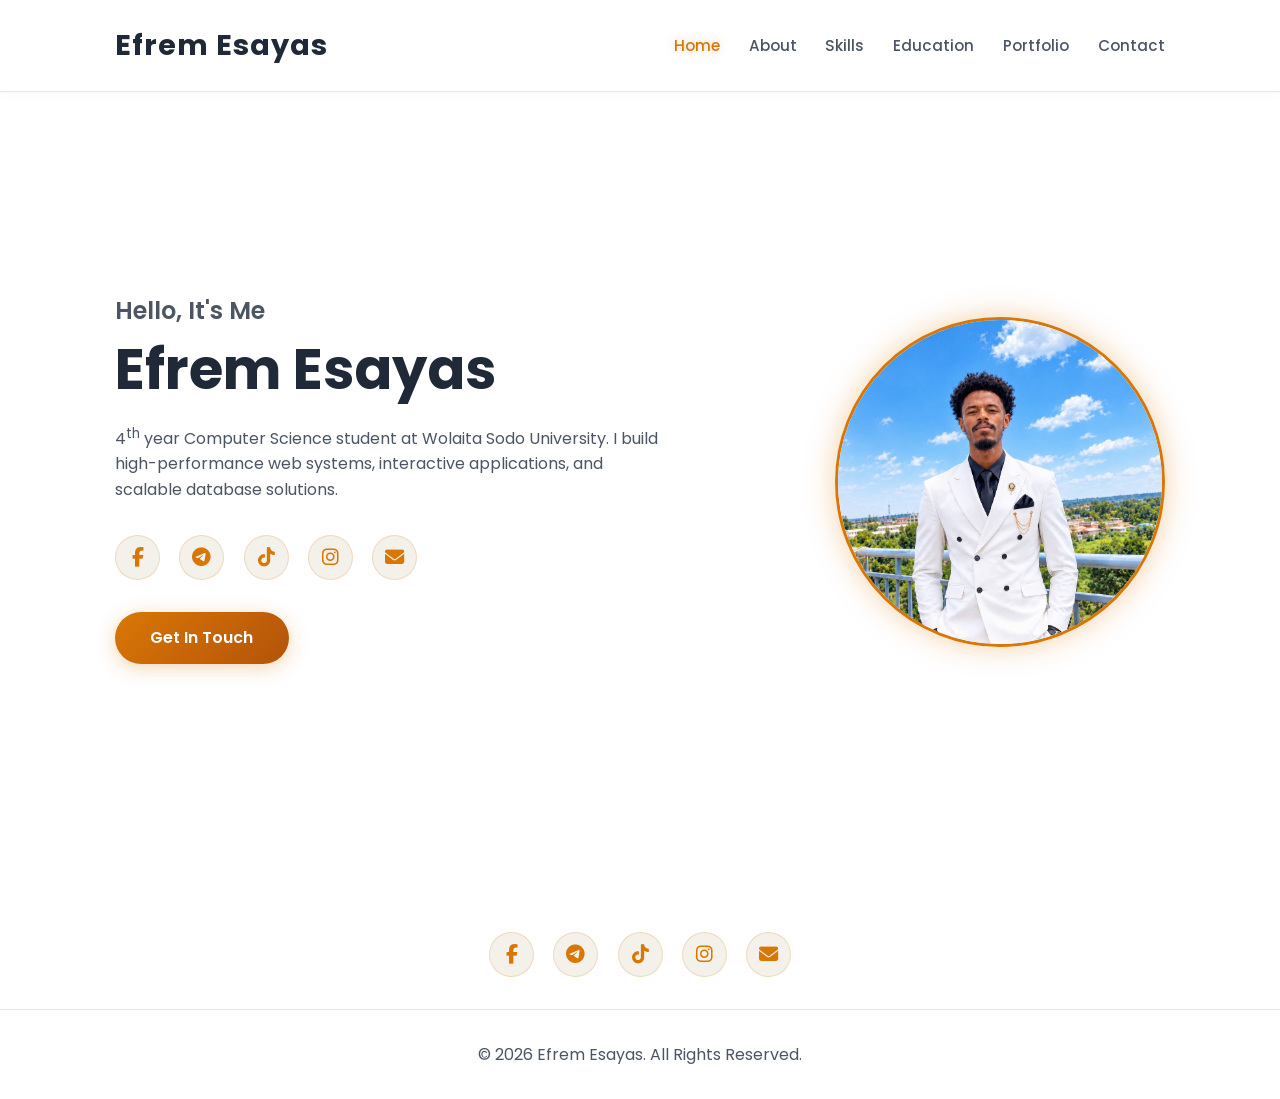
<file: index.html>
<!DOCTYPE html>
<html lang="en">
<head>
    <meta charset="UTF-8">
    <meta name="viewport" content="width=device-width, initial-scale=1.0">
    <title>Efrem Esayas | Portfolio</title>
    <!-- FontAwesome Icons -->
    <link rel="stylesheet" href="https://cdnjs.cloudflare.com/ajax/libs/font-awesome/6.4.0/css/all.min.css">
    <!-- Custom CSS -->
    <link rel="stylesheet" href="style.css">
</head>
<body>

    <!-- Header / Responsive Navigation Bar -->
    <header class="header">
        <a href="index.html" class="logo">Efrem Esayas</a>
        <input type="checkbox" id="check">
        <label for="check" class="icons">
            <i class="fas fa-bars" id="menu-icon"></i>
            <i class="fas fa-times" id="close-icon"></i>
        </label>
        <nav class="navbar">
            <a href="index.html" class="active">Home</a>
            <a href="about.html">About</a>
            <a href="skills.html">Skills</a>
            <a href="education.html">Education</a>
            <a href="portfolio.html">Portfolio</a>
            <a href="contact.html">Contact</a>
        </nav>
    </header>

    <section class="section home">
        <div class="home-content">
            <h3>Hello, It's Me</h3>
            <h1>Efrem Esayas</h1>
            <p>4<sup>th</sup> year Computer Science student at Wolaita Sodo University. I build high-performance web systems, interactive applications, and scalable database solutions.</p>
            
            <!-- Social Accounts Linked -->
            <div class="social-icons">
                <a href="https://www.facebook.com/efy.man.1" target="_blank" title="Facebook"><i class="fab fa-facebook-f"></i></a>
                <a href="https://t.me/efaesayas" target="_blank" title="Telegram"><i class="fab fa-telegram-plane"></i></a>
                <a href="https://tiktok.com/@efremesayas394" target="_blank" title="TikTok"><i class="fab fa-tiktok"></i></a>
                <a href="https://www.instagram.com/efa_esayas?xtok=OXFja219wOWt6" target="_blank" title="Instagram"><i class="fab fa-instagram"></i></a>
                <a href="mailto:efremesayas394@gmail.com" title="Email"><i class="fas fa-envelope"></i></a>
            </div>

            <a href="contact.html" class="btn">Get In Touch</a>
        </div>
        <div class="home-img">
            <div class="img-box">
                <img src="images/suit.jpg" alt="Efrem Esayas Profile Picture">
            </div>
        </div>
    </section>

    <!-- Global Social Icons Footer Section -->
    <div class="footer-social-container" style="text-align: center; padding: 2rem 0 1rem 0;">
        <div class="social-icons" style="display: inline-flex; justify-content: center; gap: 1.2rem; margin-bottom: 1rem;">
            <a href="https://www.facebook.com/efy.man.1" target="_blank" title="Facebook"><i class="fab fa-facebook-f"></i></a>
            <a href="https://t.me/efaesayas" target="_blank" title="Telegram"><i class="fab fa-telegram-plane"></i></a>
            <a href="https://tiktok.com/@efremesayas394" target="_blank" title="TikTok"><i class="fab fa-tiktok"></i></a>
            <a href="https://www.instagram.com/efa_esayas?xtok=OXFja219wOWt6" target="_blank" title="Instagram"><i class="fab fa-instagram"></i></a>
            <a href="mailto:efremesayas394@gmail.com" title="Email"><i class="fas fa-envelope"></i></a>
        </div>
    </div>

    <footer>
        <p>&copy; 2026 Efrem Esayas. All Rights Reserved.</p>
    </footer>
    
    <script src="script.js"></script>
</body>
</html>
</file>
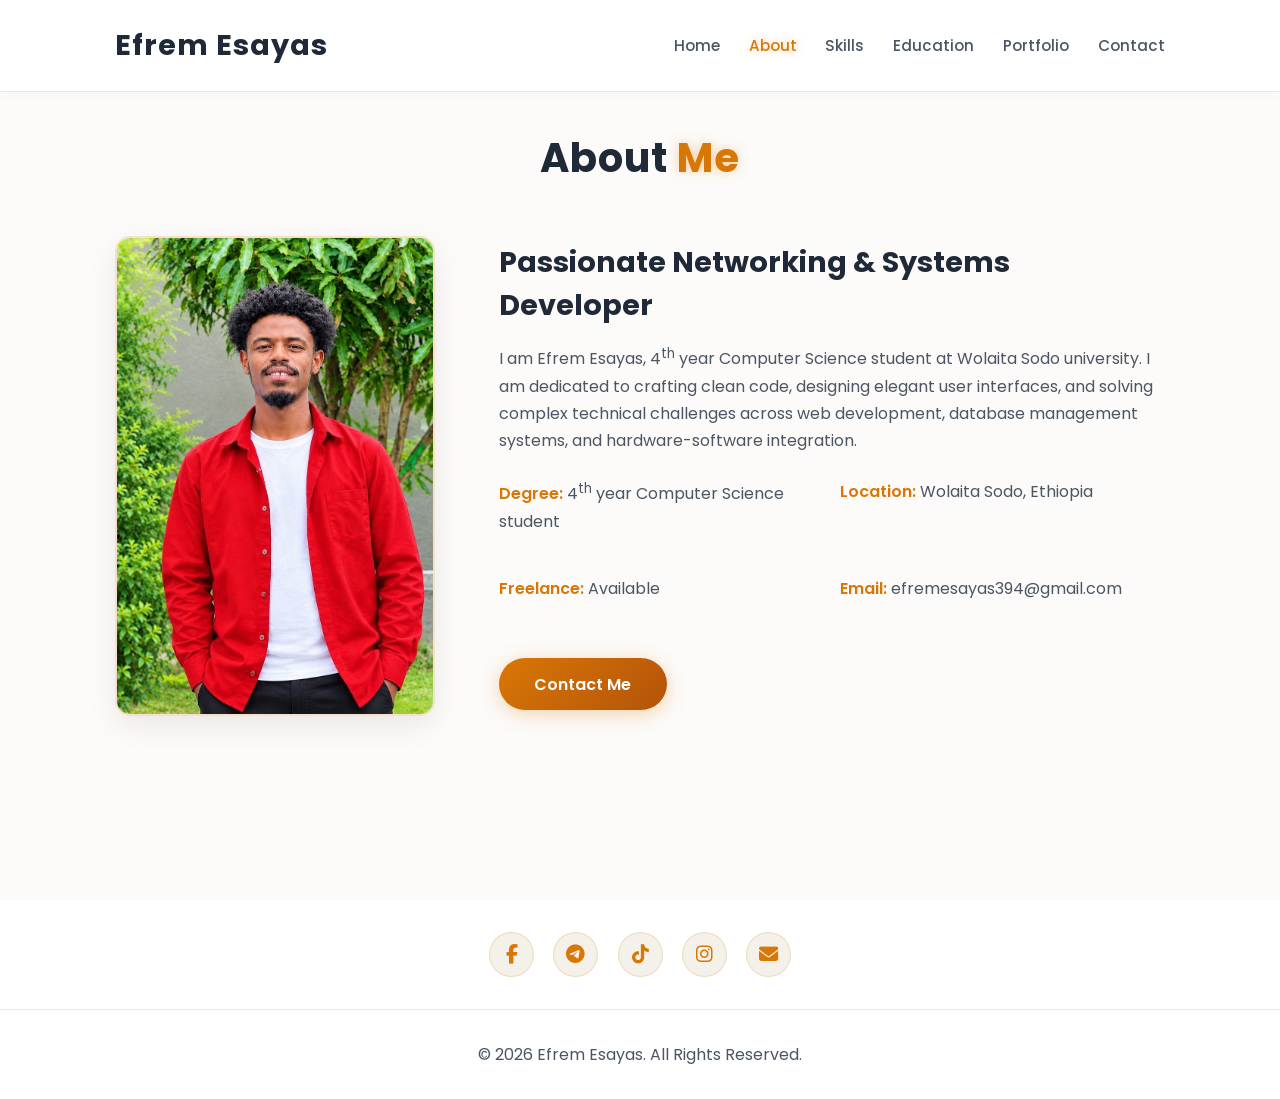
<file: about.html>
<!DOCTYPE html>
<html lang="en">
<head>
    <meta charset="UTF-8">
    <meta name="viewport" content="width=device-width, initial-scale=1.0">
    <title>About Me | Efrem Esayas</title>
    <!-- FontAwesome Icons -->
    <link rel="stylesheet" href="https://cdnjs.cloudflare.com/ajax/libs/font-awesome/6.4.0/css/all.min.css">
    <!-- Custom CSS -->
    <link rel="stylesheet" href="style.css">
</head>
<body>

    <!-- Header / Responsive Navigation Bar -->
    <header class="header">
        <a href="index.html" class="logo">Efrem Esayas</a>
        <input type="checkbox" id="check">
        <label for="check" class="icons">
            <i class="fas fa-bars" id="menu-icon"></i>
            <i class="fas fa-times" id="close-icon"></i>
        </label>
        <nav class="navbar">
            <a href="index.html">Home</a>
            <a href="about.html" class="active">About</a>
            <a href="skills.html">Skills</a>
            <a href="education.html">Education</a>
            <a href="portfolio.html">Portfolio</a>
            <a href="contact.html">Contact</a>
        </nav>
    </header>

    <section class="section about">
        <h2 class="section-title">About <span>Me</span></h2>
        <div class="about-container">
            <div class="about-img">
                <img src="images/red.jpg" alt="About Me">
            </div>
            <div class="about-text">
                <h3>Passionate Networking & Systems Developer</h3>
                <p>I am Efrem Esayas, 4<sup>th</sup> year Computer Science student at Wolaita Sodo university. I am dedicated to crafting clean code, designing elegant user interfaces, and solving complex technical challenges across web development, database management systems, and hardware-software integration.</p>
                <div class="personal-info">
                    <p><span>Degree:</span> 4<sup>th</sup> year Computer Science student</p>
                    <p><span>Location:</span> Wolaita Sodo, Ethiopia</p>
                    <p><span>Freelance:</span> Available</p>
                    <p><span>Email:</span> efremesayas394@gmail.com</p>
                </div>
                <a href="contact.html" class="btn">Contact Me</a>
            </div>
        </div>
    </section>

    <!-- Global Social Icons Footer Section -->
    <div class="footer-social-container" style="text-align: center; padding: 2rem 0 1rem 0;">
        <div class="social-icons" style="display: inline-flex; justify-content: center; gap: 1.2rem; margin-bottom: 1rem;">
            <a href="https://www.facebook.com/efy.man.1" target="_blank" title="Facebook"><i class="fab fa-facebook-f"></i></a>
            <a href="https://t.me/efaesayas" target="_blank" title="Telegram"><i class="fab fa-telegram-plane"></i></a>
            <a href="https://tiktok.com/@efremesayas394" target="_blank" title="TikTok"><i class="fab fa-tiktok"></i></a>
            <a href="https://www.instagram.com/efa_esayas?xtok=OXFja219wOWt6" target="_blank" title="Instagram"><i class="fab fa-instagram"></i></a>
            <a href="mailto:efremesayas394@gmail.com" title="Email"><i class="fas fa-envelope"></i></a>
        </div>
    </div>

    <footer>
        <p>&copy; 2026 Efrem Esayas. All Rights Reserved.</p>
    </footer>
    
    <script src="script.js"></script>
</body>
</html>
</file>
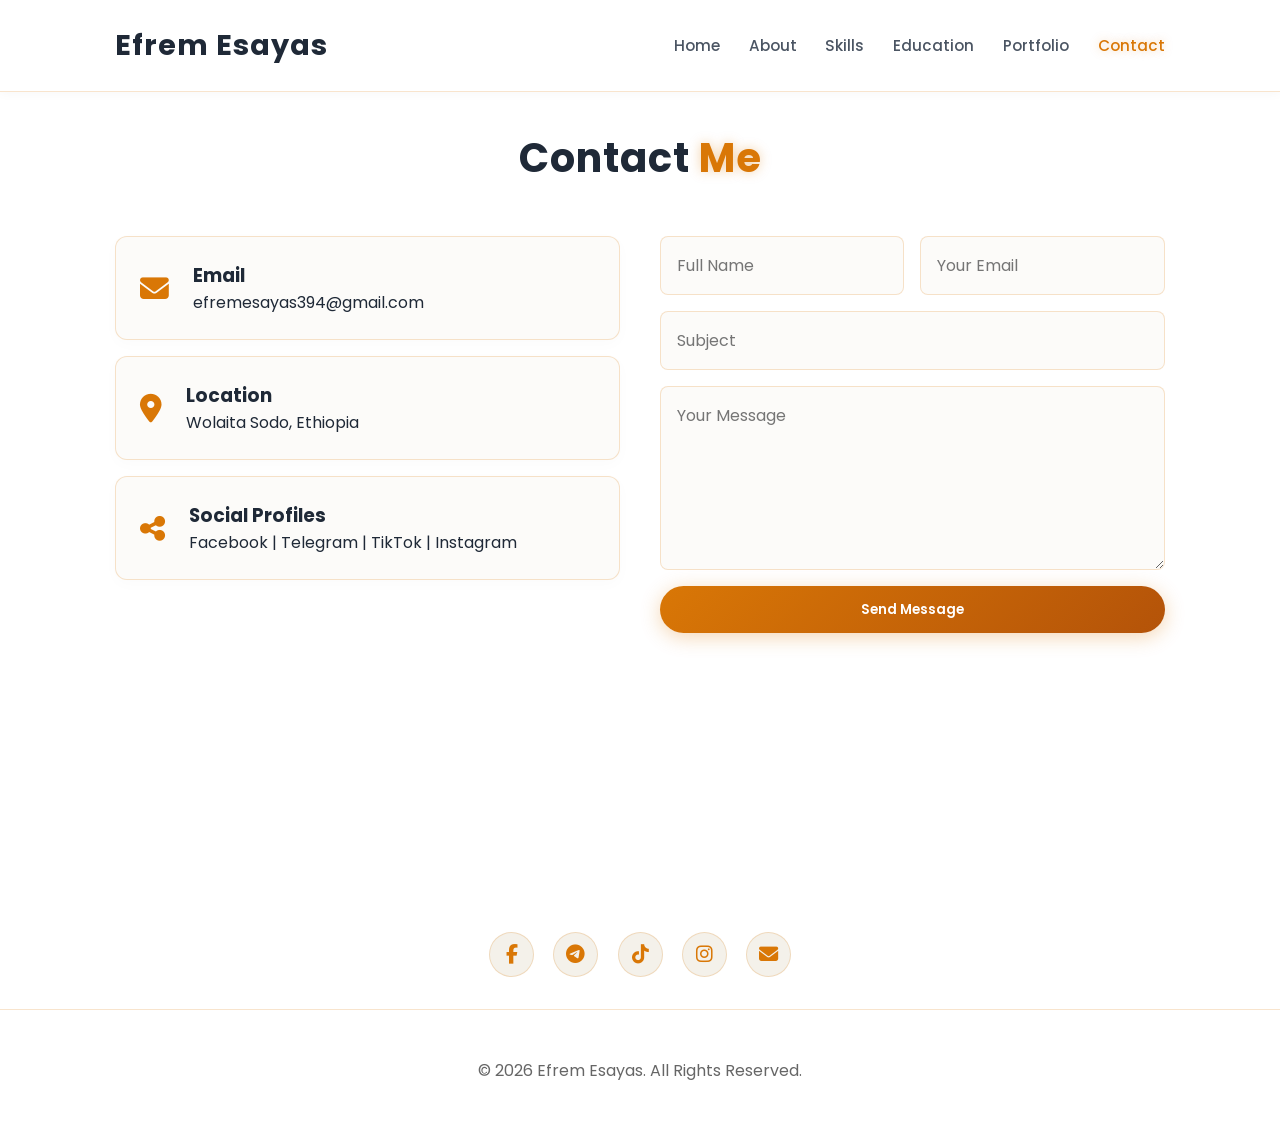
<file: contact.html>
<!DOCTYPE html>
<html lang="en">
<head>
    <meta charset="UTF-8">
    <meta name="viewport" content="width=device-width, initial-scale=1.0">
    <title>Contact | Efrem Esayas</title>
    <!-- FontAwesome Icons -->
    <link rel="stylesheet" href="https://cdnjs.cloudflare.com/ajax/libs/font-awesome/6.4.0/css/all.min.css">
    <!-- Custom CSS -->
    <link rel="stylesheet" href="style.css">
</head>
<body>

    <!-- Header / Responsive Navigation Bar -->
    <header class="header">
        <a href="index.html" class="logo">Efrem Esayas</a>
        <input type="checkbox" id="check">
        <label for="check" class="icons">
            <i class="fas fa-bars" id="menu-icon"></i>
            <i class="fas fa-times" id="close-icon"></i>
        </label>
        <nav class="navbar">
            <a href="index.html">Home</a>
            <a href="about.html">About</a>
            <a href="skills.html">Skills</a>
            <a href="education.html">Education</a>
            <a href="portfolio.html">Portfolio</a>
            <a href="contact.html" class="active">Contact</a>
        </nav>
    </header>

    <section class="section contact">
        <h2 class="section-title">Contact <span>Me</span></h2>
        <div class="contact-container">
            
            <div class="contact-info">
                <div class="info-card">
                    <i class="fas fa-envelope"></i>
                    <div>
                        <h3>Email</h3>
                        <p>efremesayas394@gmail.com</p>
                    </div>
                </div>
                <div class="info-card">
                    <i class="fas fa-map-marker-alt"></i>
                    <div>
                        <h3>Location</h3>
                        <p>Wolaita Sodo, Ethiopia</p>
                    </div>
                </div>
                <!-- Social Accounts Linked -->
                <div class="info-card">
                    <i class="fas fa-share-alt"></i>
                    <div>
                        <h3>Social Profiles</h3>
                        <p>Facebook | Telegram | TikTok | Instagram</p>
                    </div>
                </div>
            </div>

            <form action="https://api.web3forms.com/submit" method="POST" id="contact-form" class="contact-form">
                
                <!-- እዚህ ጋር YOUR_ACCESS_KEY_HERE የሚለውን አጥፍተው ከጂሜይልዎ ያገኙትን ትክክለኛ Key ያስገቡ -->
                <input type="hidden" name="access_key" value="71fb647e-dd7a-478f-93b8-2b694ef2d99e">

                <div class="input-group">
                    <input type="text" name="name" placeholder="Full Name" required>
                    <input type="email" name="email" placeholder="Your Email" required>
                </div>
                <input type="text" name="subject" placeholder="Subject" required>
                <textarea name="message" rows="6" placeholder="Your Message" required></textarea>
                <button type="submit" class="btn">Send Message</button>
                <div id="form-response"></div>
            </form>

        </div>
    </section>

    <!-- Global Social Icons Footer Section -->
    <div class="footer-social-container" style="text-align: center; padding: 2rem 0 1rem 0;">
        <div class="social-icons" style="display: inline-flex; justify-content: center; gap: 1.2rem; margin-bottom: 1rem;">
            <a href="https://www.facebook.com/efy.man.1" target="_blank" title="Facebook"><i class="fab fa-facebook-f"></i></a>
            <a href="https://t.me/efaesayas" target="_blank" title="Telegram"><i class="fab fa-telegram-plane"></i></a>
            <a href="https://tiktok.com/@efremesayas394" target="_blank" title="TikTok"><i class="fab fa-tiktok"></i></a>
            <a href="https://www.instagram.com/efa_esayas?xtok=OXFja219wOWt6" target="_blank" title="Instagram"><i class="fab fa-instagram"></i></a>
            <a href="mailto:efremesayas394@gmail.com" title="Email"><i class="fas fa-envelope"></i></a>
        </div>
    </div>

    <footer>
        <p style="text-align: center; padding: 1rem; color: #666;">&copy; 2026 Efrem Esayas. All Rights Reserved.</p>
    </footer>

    <script src="script.js"></script>
</body>
</html>
</file>
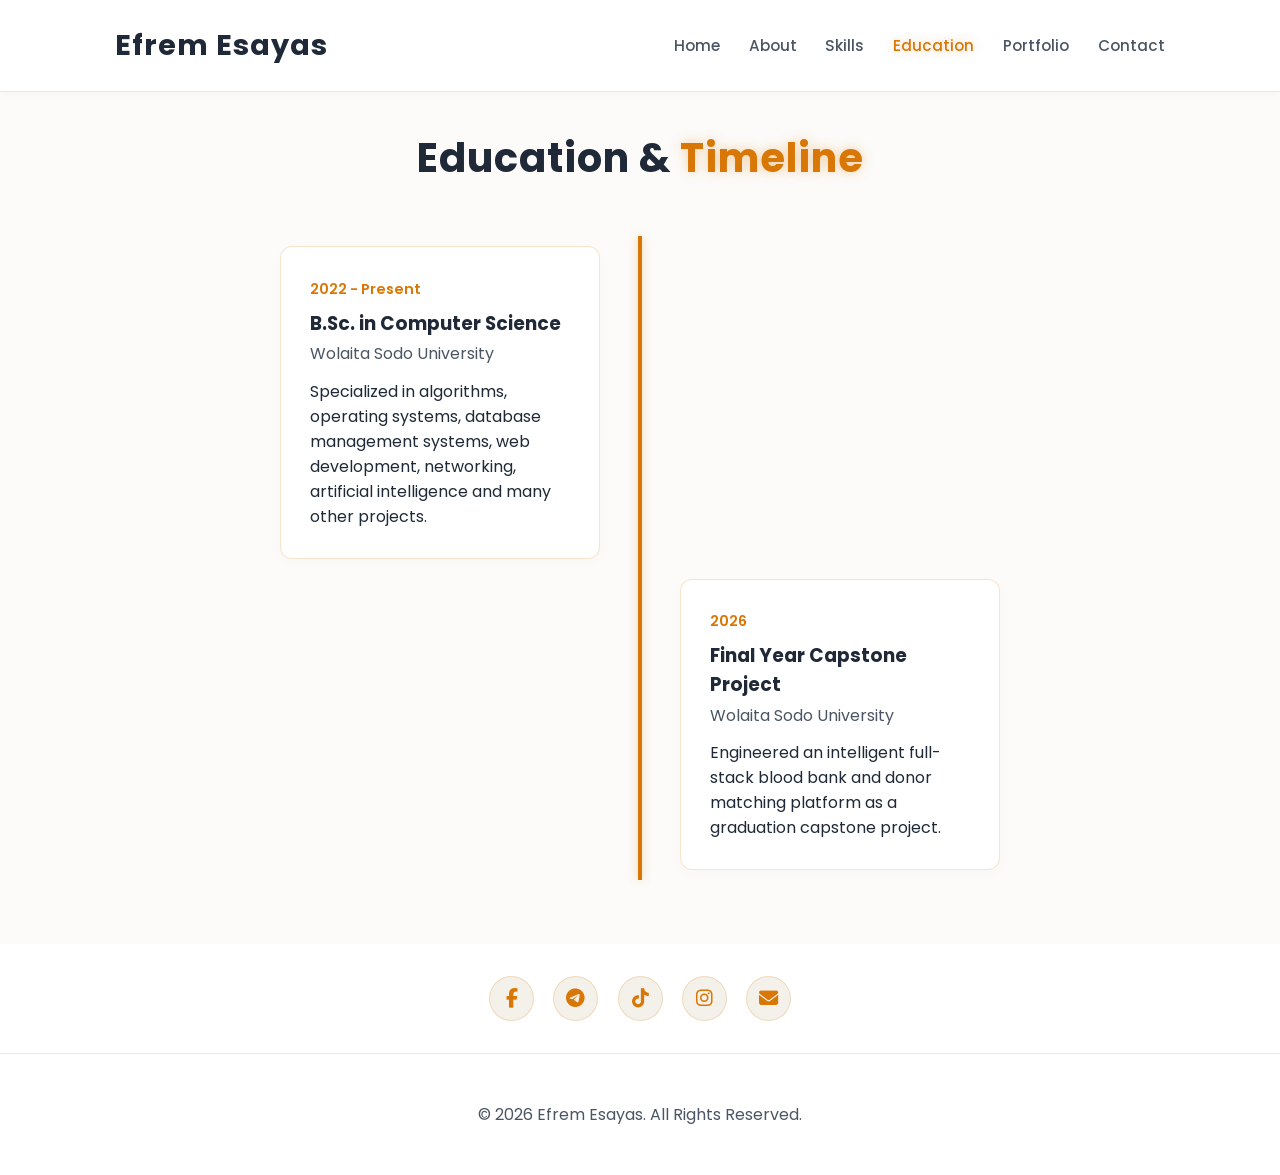
<file: education.html>
<!DOCTYPE html>
<html lang="en">
<head>
    <meta charset="UTF-8">
    <meta name="viewport" content="width=device-width, initial-scale=1.0">
    <title>Education | Efrem Esayas</title>
    <link rel="stylesheet" href="https://cdnjs.cloudflare.com/ajax/libs/font-awesome/6.4.0/css/all.min.css">
    <link rel="stylesheet" href="style.css">
</head>
<body>

    <header class="header">
        <a href="index.html" class="logo">Efrem Esayas</a>
        <input type="checkbox" id="check">
        <label for="check" class="icons">
            <i class="fas fa-bars" id="menu-icon"></i>
            <i class="fas fa-times" id="close-icon"></i>
        </label>
        <nav class="navbar">
            <a href="index.html">Home</a>
            <a href="about.html">About</a>
            <a href="skills.html">Skills</a>
            <a href="education.html" class="active">Education</a>
            <a href="portfolio.html">Portfolio</a>
            <a href="contact.html">Contact</a>
        </nav>
    </header>

    <section class="section education">
        <h2 class="section-title">Education & <span>Timeline</span></h2>
        <div class="timeline">

            <div class="timeline-item left">
                <div class="content">
                    <span class="date">2022 - Present</span>
                    <h3>B.Sc. in Computer Science</h3>
                    <h4>Wolaita Sodo University</h4>
                    <p>Specialized in algorithms, operating systems, database management systems, web development, networking, artificial intelligence and many other projects.</p>
                </div>
            </div>

            <div class="timeline-item right">
                <div class="content">
                    <span class="date">2026</span>
                    <h3>Final Year Capstone Project</h3>
                    <h4>Wolaita Sodo University</h4>
                    <p>Engineered an intelligent full-stack blood bank and donor matching platform as a graduation capstone project.</p>
                </div>
            </div>

        </div>
    </section>

    <!-- Global Social Icons Footer Section -->
    <div class="footer-social-container" style="text-align: center; padding: 2rem 0 1rem 0;">
        <div class="social-icons" style="display: inline-flex; justify-content: center; gap: 1.2rem; margin-bottom: 1rem;">
            <a href="https://www.facebook.com/efy.man.1" target="_blank" title="Facebook"><i class="fab fa-facebook-f"></i></a>
            <a href="https://t.me/efaesayas" target="_blank" title="Telegram"><i class="fab fa-telegram-plane"></i></a>
            <a href="https://tiktok.com/@efremesayas394" target="_blank" title="TikTok"><i class="fab fa-tiktok"></i></a>
            <a href="https://www.instagram.com/efa_esayas?xtok=OXFja219wOWt6" target="_blank" title="Instagram"><i class="fab fa-instagram"></i></a>
            <a href="mailto:efremesayas394@gmail.com" title="Email"><i class="fas fa-envelope"></i></a>
        </div>
    </div>

    <footer>
        <p style="text-align: center; padding: 1rem;">&copy; 2026 Efrem Esayas. All Rights Reserved.</p>
    </footer>
    <script src="script.js"></script>
</body>
</html>
</file>
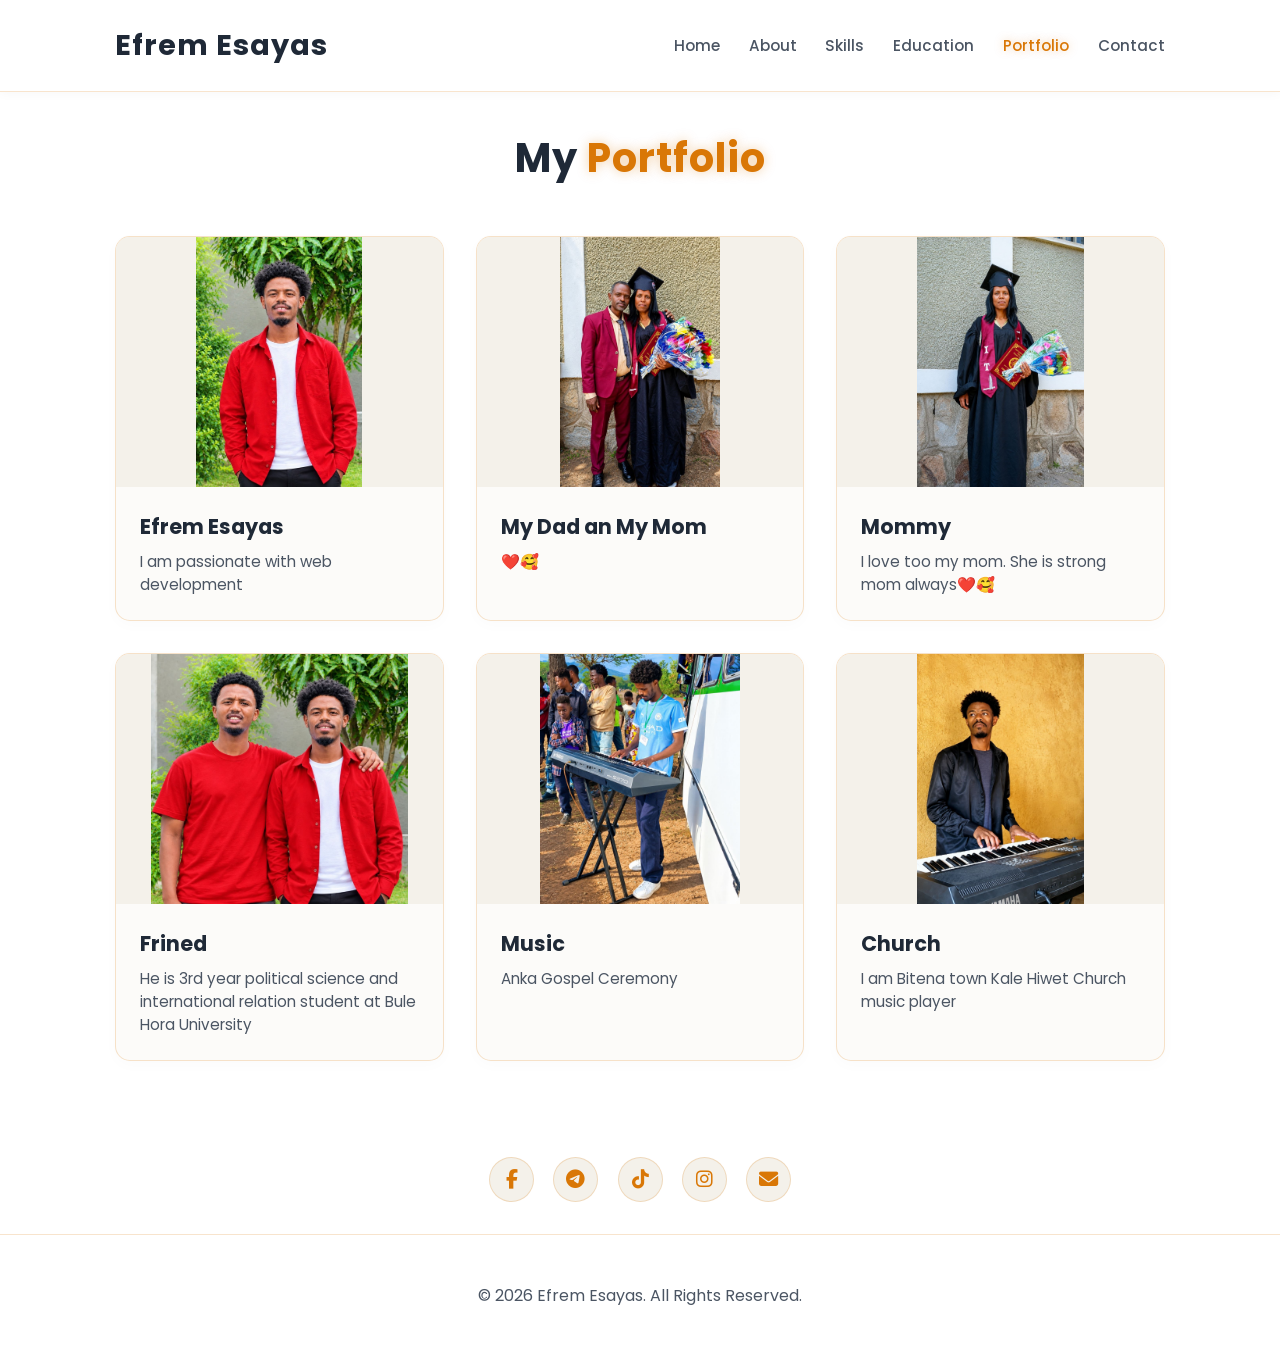
<file: portfolio.html>
<!DOCTYPE html>
<html lang="en">
<head>
    <meta charset="UTF-8">
    <meta name="viewport" content="width=device-width, initial-scale=1.0">
    <title>Portfolio | Efrem Esayas</title>
    <link rel="stylesheet" href="https://cdnjs.cloudflare.com/ajax/libs/font-awesome/6.4.0/css/all.min.css">
    <link rel="stylesheet" href="style.css">
</head>
<body>

    <header class="header">
        <a href="index.html" class="logo">Efrem Esayas</a>
        <input type="checkbox" id="check">
        <label for="check" class="icons">
            <i class="fas fa-bars" id="menu-icon"></i>
            <i class="fas fa-times" id="close-icon"></i>
        </label>
        <nav class="navbar">
            <a href="index.html">Home</a>
            <a href="about.html">About</a>
            <a href="skills.html">Skills</a>
            <a href="education.html">Education</a>
            <a href="portfolio.html" class="active">Portfolio</a>
            <a href="contact.html">Contact</a>
        </nav>
    </header>

    <section class="section">
        <h2 class="section-title">My <span>Portfolio</span></h2>
        <div class="portfolio-grid">

            <div class="portfolio-item">
                <div class="portfolio-img-box">
                    <img src="images/red.jpg" alt="Blood Bank Management System">
                </div>
                <div class="portfolio-info">
                    <h3>Efrem Esayas</h3>
                    <p>I am passionate with web development</p>
                </div>
            </div>

            <div class="portfolio-item">
                <div class="portfolio-img-box">
                    <img src="images/dadmom.jpg" alt="3D Solar System Simulation">
                </div>
                <div class="portfolio-info">
                    <h3>My Dad an My Mom</h3>
                    <p>❤️🥰</p>
                </div>
            </div>

            <div class="portfolio-item">
                <div class="portfolio-img-box">
                    <img src="images/mommy.jpg" alt="E-Commerce & Inventory">
                </div>
                <div class="portfolio-info">
                    <h3>Mommy</h3>
                    <p>I love too my mom. She is strong mom always❤️🥰</p>
                </div>
            </div>

            <div class="portfolio-item">
                <div class="portfolio-img-box">
                    <img src="images/china.jpg" alt="Hardware Soft-Starter">
                </div>
                <div class="portfolio-info">
                    <h3>Frined</h3>
                    <p>He is 3rd year political science and international relation student at Bule Hora University</p>
                </div>
            </div>

            <div class="portfolio-item">
                <div class="portfolio-img-box">
                    <img src="images/anka.jpg" alt="Network Architecture">
                </div>
                <div class="portfolio-info">
                    <h3>Music</h3>
                    <p>Anka Gospel Ceremony</p>
                </div>
            </div>

            <div class="portfolio-item">
                <div class="portfolio-img-box">
                    <img src="images/bongota.jpg" alt="AI Chatbot & Tools">
                </div>
                <div class="portfolio-info">
                    <h3>Church</h3>
                    <p>I am Bitena town Kale Hiwet Church music player</p>
                </div>
            </div>

        </div>
    </section>

    <!-- Global Social Icons Footer Section -->
    <div class="footer-social-container" style="text-align: center; padding: 2rem 0 1rem 0;">
        <div class="social-icons" style="display: inline-flex; justify-content: center; gap: 1.2rem; margin-bottom: 1rem;">
            <a href="https://www.facebook.com/efy.man.1" target="_blank" title="Facebook"><i class="fab fa-facebook-f"></i></a>
            <a href="https://t.me/efaesayas" target="_blank" title="Telegram"><i class="fab fa-telegram-plane"></i></a>
            <a href="https://tiktok.com/@efremesayas394" target="_blank" title="TikTok"><i class="fab fa-tiktok"></i></a>
            <a href="https://www.instagram.com/efa_esayas?xtok=OXFja219wOWt6" target="_blank" title="Instagram"><i class="fab fa-instagram"></i></a>
            <a href="mailto:efremesayas394@gmail.com" title="Email"><i class="fas fa-envelope"></i></a>
        </div>
    </div>

    <footer>
        <p style="text-align: center; padding: 1rem;">&copy; 2026 Efrem Esayas. All Rights Reserved.</p>
    </footer>
    <script src="script.js"></script>
</body>
</html>
</file>
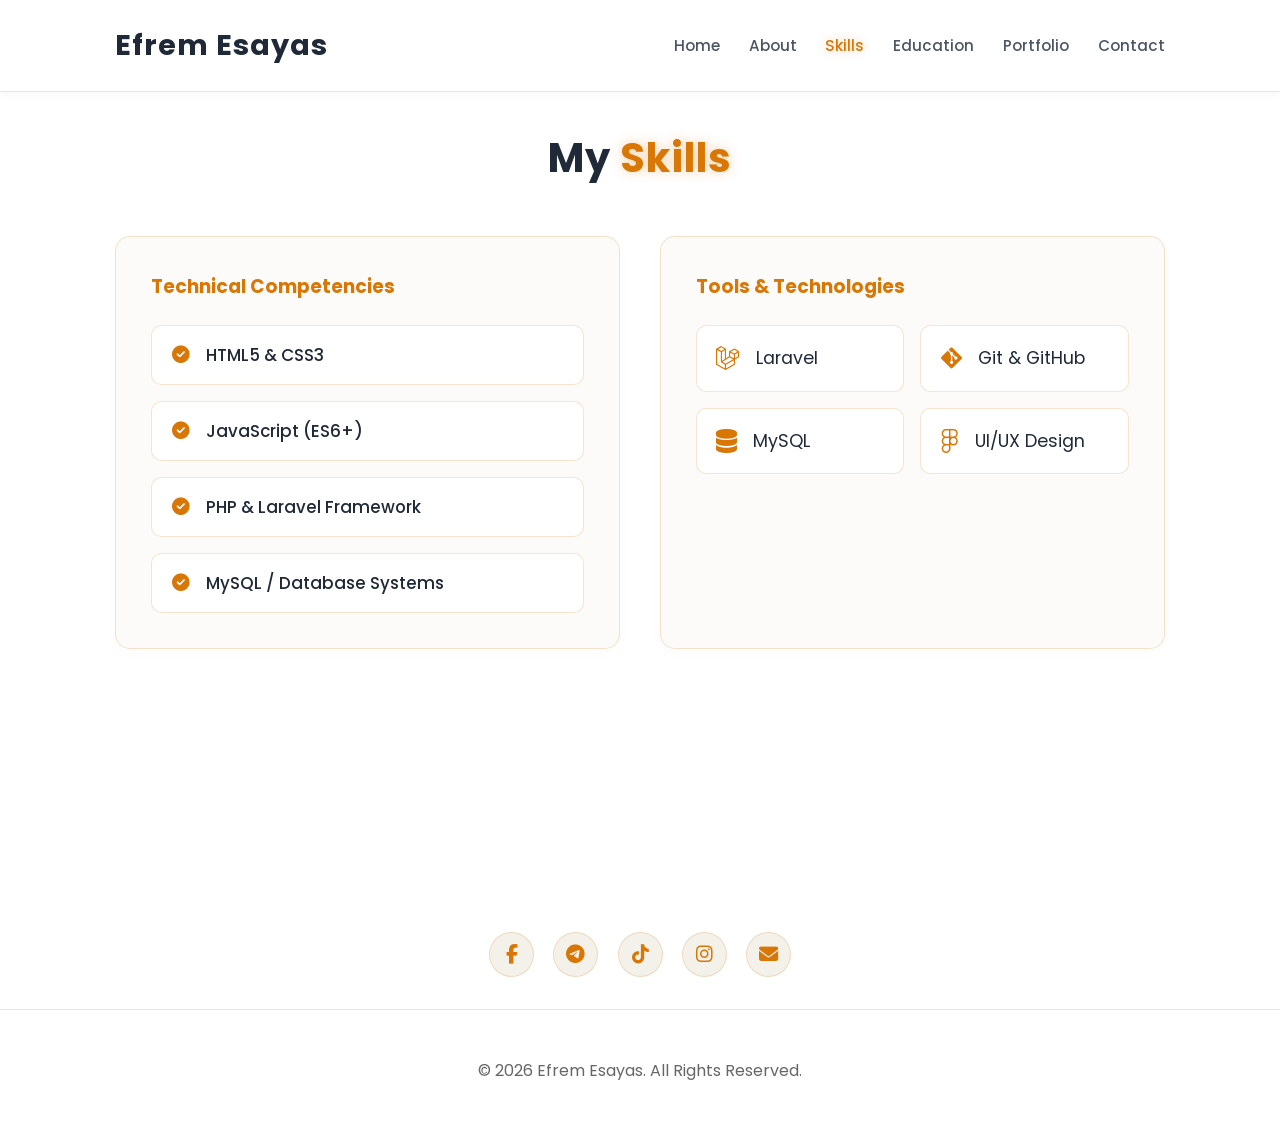
<file: skills.html>
<!DOCTYPE html>
<html lang="en">
<head>
    <meta charset="UTF-8">
    <meta name="viewport" content="width=device-width, initial-scale=1.0">
    <title>Skills | Efrem Esayas</title>
    <!-- FontAwesome Icons -->
    <link rel="stylesheet" href="https://cdnjs.cloudflare.com/ajax/libs/font-awesome/6.4.0/css/all.min.css">
    <!-- Custom CSS -->
    <link rel="stylesheet" href="style.css">
</head>
<body>

    <!-- Header / Responsive Navigation Bar -->
    <header class="header">
        <a href="index.html" class="logo">Efrem Esayas</a>
        <input type="checkbox" id="check">
        <label for="check" class="icons">
            <i class="fas fa-bars" id="menu-icon"></i>
            <i class="fas fa-times" id="close-icon"></i>
        </label>
        <nav class="navbar">
            <a href="index.html">Home</a>
            <a href="about.html">About</a>
            <a href="skills.html" class="active">Skills</a>
            <a href="education.html">Education</a>
            <a href="portfolio.html">Portfolio</a>
            <a href="contact.html">Contact</a>
        </nav>
    </header>

    <section class="section skills">
        <h2 class="section-title">My <span>Skills</span></h2>
        <div class="skills-container">
            
            <div class="skill-category">
                <h3>Technical Competencies</h3>
                
                <div class="skill-tag-list">
                    <div class="skill-tag"><i class="fas fa-check-circle"></i> HTML5 & CSS3</div>
                    <div class="skill-tag"><i class="fas fa-check-circle"></i> JavaScript (ES6+)</div>
                    <div class="skill-tag"><i class="fas fa-check-circle"></i> PHP & Laravel Framework</div>
                    <div class="skill-tag"><i class="fas fa-check-circle"></i> MySQL / Database Systems</div>
                </div>
            </div>

            <div class="skill-category">
                <h3>Tools & Technologies</h3>
                <div class="skills-grid">
                    <div class="skill-card"><i class="fab fa-laravel"></i><span>Laravel</span></div>
                    <div class="skill-card"><i class="fab fa-git-alt"></i><span>Git & GitHub</span></div>
                    <div class="skill-card"><i class="fas fa-database"></i><span>MySQL</span></div>
                    <div class="skill-card"><i class="fab fa-figma"></i><span>UI/UX Design</span></div>
                </div>
            </div>

        </div>
    </section>

    <!-- Global Social Icons Footer Section -->
    <div class="footer-social-container" style="text-align: center; padding: 2rem 0 1rem 0;">
        <div class="social-icons" style="display: inline-flex; justify-content: center; gap: 1.2rem; margin-bottom: 1rem;">
            <a href="https://www.facebook.com/efy.man.1" target="_blank" title="Facebook"><i class="fab fa-facebook-f"></i></a>
            <a href="https://t.me/efaesayas" target="_blank" title="Telegram"><i class="fab fa-telegram-plane"></i></a>
            <a href="https://tiktok.com/@efremesayas394" target="_blank" title="TikTok"><i class="fab fa-tiktok"></i></a>
            <a href="https://www.instagram.com/efa_esayas?xtok=OXFja219wOWt6" target="_blank" title="Instagram"><i class="fab fa-instagram"></i></a>
            <a href="mailto:efremesayas394@gmail.com" title="Email"><i class="fas fa-envelope"></i></a>
        </div>
    </div>

    <footer>
        <p style="text-align: center; padding: 1rem; color: #666;">&copy; 2026 Efrem Esayas. All Rights Reserved.</p>
    </footer>

    <script src="script.js"></script>
</body>
</html>
</file>
<file: style.css>
@import url('https://fonts.googleapis.com/css2?family=Poppins:wght@300;400;500;600;700&display=swap');

* {
    margin: 0;
    padding: 0;
    box-sizing: border-box;
    font-family: 'Poppins', sans-serif;
    text-decoration: none;
    scroll-behavior: smooth;
}

:root {
    --bg-color: #ffffff;
    --second-bg: #fcfbf9;
    --card-bg: #f4f1ea;
    --text-color: #1f2937;
    --muted-text: #4b5563;
    --main-color: #d97706; /* Rich Gold */
    --accent-color: #b45309; /* Darker Gold */
    --glow-color: rgba(217, 119, 6, 0.35);
    --border-color: rgba(217, 119, 6, 0.2);
}

body {
    background: var(--bg-color);
    color: var(--text-color);
    overflow-x: hidden;
}

/* Header & Navigation */
.header {
    position: fixed;
    top: 0;
    left: 0;
    width: 100%;
    padding: 1.5rem 9%;
    background: rgba(255, 255, 255, 0.95);
    backdrop-filter: blur(12px);
    display: flex;
    justify-content: space-between;
    align-items: center;
    z-index: 1000;
    border-bottom: 1px solid var(--border-color);
    box-shadow: 0 2px 10px rgba(0, 0, 0, 0.03);
}

.logo {
    font-size: 1.8rem;
    font-weight: 700;
    color: var(--text-color);
    letter-spacing: 1px;
}
.logo span { color: var(--main-color); text-shadow: 0 0 10px var(--glow-color); }

.navbar {
    display: flex;
    list-style: none;
    gap: 1.8rem;
    align-items: center;
}

.navbar a {
    font-size: 0.95rem;
    color: var(--muted-text);
    transition: 0.3s ease;
    font-weight: 500;
}

.navbar a:hover,
.navbar a.active {
    color: var(--main-color);
    text-shadow: 0 0 10px var(--glow-color);
}

/* Checkbox and Icons for Mobile Menu Toggle */
#check {
    display: none;
}

.icons {
    display: none;
    font-size: 1.8rem;
    cursor: pointer;
    color: var(--main-color);
}

.icons #close-icon {
    display: none;
}

/* Sections */
.section {
    min-height: 100vh;
    padding: 8rem 9% 4rem;
}

.section-title {
    text-align: center;
    font-size: 2.5rem;
    margin-bottom: 3rem;
    letter-spacing: 1px;
    color: var(--text-color);
}

.section-title span { color: var(--main-color); text-shadow: 0 0 12px var(--glow-color); }

/* Animated Buttons */
.btn {
    display: inline-block;
    padding: 0.85rem 2.2rem;
    background: linear-gradient(135deg, var(--main-color), var(--accent-color));
    color: #ffffff;
    border-radius: 35px;
    font-weight: 600;
    box-shadow: 0 4px 20px rgba(217, 119, 6, 0.3);
    transition: all 0.3s cubic-bezier(0.4, 0, 0.2, 1);
    border: none;
    cursor: pointer;
    position: relative;
    overflow: hidden;
}

.btn:hover {
    transform: translateY(-4px) scale(1.02);
    box-shadow: 0 6px 25px rgba(217, 119, 6, 0.5);
    background: linear-gradient(135deg, #f59e0b, #d97706);
}

.btn:active {
    transform: translateY(2px) scale(0.97);
    box-shadow: 0 2px 10px rgba(217, 119, 6, 0.4);
}

/* Home Section */
.home {
    display: flex;
    align-items: center;
    justify-content: space-between;
    gap: 4rem;
}

.home-content h3 {
    font-size: 1.5rem;
    font-weight: 600;
    color: var(--muted-text);
}

.home-content h1 {
    font-size: 3.5rem;
    font-weight: 700;
    line-height: 1.2;
    margin: 0.5rem 0;
    color: var(--text-color);
}

.home-content p {
    font-size: 1rem;
    color: var(--muted-text);
    margin: 1.2rem 0 2rem;
    max-width: 550px;
    line-height: 1.6;
}

.social-icons {
    display: flex;
    gap: 1.2rem;
    margin-bottom: 2rem;
}

.social-icons a {
    display: flex;
    justify-content: center;
    align-items: center;
    width: 45px;
    height: 45px;
    background: var(--card-bg);
    border-radius: 50%;
    color: var(--main-color);
    font-size: 1.2rem;
    transition: all 0.3s ease;
    border: 1px solid var(--border-color);
}

.social-icons a:hover {
    background: var(--main-color);
    color: #ffffff;
    transform: translateY(-5px) scale(1.1);
    box-shadow: 0 0 15px var(--glow-color);
}

.social-icons a:active {
    transform: scale(0.95);
}

.home-img .img-box {
    width: 330px;
    height: 330px;
    border-radius: 50%;
    overflow: hidden;
    border: 3px solid var(--main-color);
    box-shadow: 0 0 30px var(--glow-color);
}

.home-img img {
    width: 100%;
    height: 100%;
    object-fit: cover;
}

/* About Section */
.about { background: var(--second-bg); }

.about-container {
    display: flex;
    align-items: center;
    gap: 4rem;
}

.about-img img {
    width: 320px;
    border-radius: 15px;
    border: 2px solid var(--border-color);
    box-shadow: 0 10px 30px rgba(0, 0, 0, 0.08);
}

.about-text h3 {
    font-size: 1.8rem;
    margin-bottom: 1rem;
    color: var(--text-color);
}

.about-text p {
    color: var(--muted-text);
    margin-bottom: 1.5rem;
    line-height: 1.7;
}

.personal-info {
    display: grid;
    grid-template-columns: repeat(2, 1fr);
    gap: 1rem;
    margin-bottom: 2rem;
}

.personal-info p span {
    color: var(--main-color);
    font-weight: 600;
}

/* Skills Section */
.skills-container {
    display: grid;
    grid-template-columns: repeat(auto-fit, minmax(300px, 1fr));
    gap: 2.5rem;
}

.skill-category {
    background: var(--second-bg);
    padding: 2.2rem;
    border-radius: 15px;
    border: 1px solid var(--border-color);
    box-shadow: 0 4px 15px rgba(0, 0, 0, 0.02);
}

.skill-category h3 {
    margin-bottom: 1.5rem;
    color: var(--main-color);
}

.skill-tag-list {
    display: flex;
    flex-direction: column;
    gap: 1rem;
}

.skill-tag {
    background: var(--bg-color);
    padding: 1rem 1.2rem;
    border-radius: 10px;
    border: 1px solid var(--border-color);
    font-size: 1.05rem;
    font-weight: 500;
    color: var(--text-color);
    display: flex;
    align-items: center;
    gap: 1rem;
    transition: 0.3s ease;
}

.skill-tag i {
    color: var(--main-color);
    font-size: 1.1rem;
}

.skill-tag:hover {
    border-color: var(--main-color);
    transform: translateY(-2px);
    box-shadow: 0 4px 15px rgba(217, 119, 6, 0.15);
}

.skills-grid {
    display: grid;
    grid-template-columns: repeat(2, 1fr);
    gap: 1rem;
}

.skill-card {
    background: var(--bg-color);
    padding: 1.2rem;
    border-radius: 10px;
    display: flex;
    align-items: center;
    gap: 1rem;
    font-size: 1.1rem;
    border: 1px solid var(--border-color);
    transition: 0.3s;
    color: var(--text-color);
}

.skill-card:hover {
    border-color: var(--main-color);
    box-shadow: 0 0 15px rgba(217, 119, 6, 0.15);
    transform: translateY(-2px);
}

.skill-card i { color: var(--main-color); font-size: 1.5rem; }

/* Portfolio / Image Gallery */
.portfolio-grid {
    display: grid;
    grid-template-columns: repeat(auto-fit, minmax(320px, 1fr));
    gap: 2rem;
}

.portfolio-item {
    background: var(--second-bg);
    border-radius: 15px;
    overflow: hidden;
    border: 1px solid var(--border-color);
    transition: all 0.3s ease;
    box-shadow: 0 4px 15px rgba(0, 0, 0, 0.02);
}

.portfolio-item:hover {
    transform: translateY(-6px);
    border-color: var(--main-color);
    box-shadow: 0 10px 30px rgba(217, 119, 6, 0.2);
}

.portfolio-img-box {
    width: 100%;
    height: 250px;
    background: var(--card-bg);
    display: flex;
    align-items: center;
    justify-content: center;
    overflow: hidden;
}

.portfolio-img-box img {
    width: 100%;
    height: 100%;
    object-fit: contain;
    transition: 0.5s ease;
}

.portfolio-item:hover .portfolio-img-box img {
    transform: scale(1.05);
}

.portfolio-info {
    padding: 1.5rem;
}

.portfolio-info h3 {
    font-size: 1.3rem;
    margin-bottom: 0.5rem;
    color: var(--text-color);
}

.portfolio-info p {
    color: var(--muted-text);
    font-size: 0.95rem;
}

/* Education Section */
.education { background: var(--second-bg); }

.timeline {
    position: relative;
    max-width: 800px;
    margin: 0 auto;
}

.timeline::after {
    content: '';
    position: absolute;
    width: 4px;
    background: var(--main-color);
    box-shadow: 0 0 10px var(--glow-color);
    top: 0;
    bottom: 0;
    left: 50%;
    margin-left: -2px;
}

.timeline-item {
    padding: 10px 40px;
    position: relative;
    width: 50%;
}

.timeline-item.left { left: 0; }
.timeline-item.right { left: 50%; }

.timeline-item .content {
    padding: 1.8rem;
    background: var(--bg-color);
    border-radius: 12px;
    position: relative;
    border: 1px solid var(--border-color);
    box-shadow: 0 4px 15px rgba(0, 0, 0, 0.02);
}

.timeline-item .date {
    color: var(--main-color);
    font-weight: 600;
    font-size: 0.9rem;
}

.timeline-item h3 { margin: 0.5rem 0 0.2rem; color: var(--text-color); }
.timeline-item h4 { color: var(--muted-text); font-weight: 400; margin-bottom: 0.8rem; }

/* Contact Section */
.contact-container {
    display: grid;
    grid-template-columns: repeat(auto-fit, minmax(300px, 1fr));
    gap: 2.5rem;
}

.info-card {
    display: flex;
    align-items: center;
    gap: 1.5rem;
    background: var(--second-bg);
    padding: 1.5rem;
    border-radius: 12px;
    margin-bottom: 1rem;
    border: 1px solid var(--border-color);
    box-shadow: 0 4px 15px rgba(0, 0, 0, 0.02);
}

.info-card i {
    font-size: 1.8rem;
    color: var(--main-color);
}

.contact-form {
    display: flex;
    flex-direction: column;
    gap: 1rem;
}

.input-group {
    display: grid;
    grid-template-columns: repeat(2, 1fr);
    gap: 1rem;
}

.contact-form input,
.contact-form textarea {
    width: 100%;
    padding: 1rem;
    background: var(--second-bg);
    border: 1px solid var(--border-color);
    border-radius: 8px;
    color: var(--text-color);
    font-size: 1rem;
    outline: none;
    transition: 0.3s;
}

.contact-form input:focus,
.contact-form textarea:focus {
    border-color: var(--main-color);
    box-shadow: 0 0 10px var(--glow-color);
}

#form-response {
    margin-top: 1rem;
    font-weight: 500;
}

footer {
    text-align: center;
    padding: 2rem;
    background: var(--bg-color);
    border-top: 1px solid var(--border-color);
    color: var(--muted-text);
}

/* Responsive Design for Mobile Devices (Hamburger Menu Activation) */
@media (max-width: 768px) {
    .header {
        padding: 1.2rem 5%;
    }

    .icons {
        display: block;
    }

    /* Navbar hidden by default on mobile, drops down when checked */
    .navbar {
        position: absolute;
        top: 100%;
        left: 0;
        width: 100%;
        background: var(--bg-color);
        flex-direction: column;
        align-items: center;
        max-height: 0;
        overflow: hidden;
        transition: max-height 0.4s ease;
        border-bottom: 1px solid var(--border-color);
        box-shadow: 0 10px 15px rgba(0, 0, 0, 0.05);
        padding: 0 2rem;
    }

    #check:checked ~ .navbar {
        max-height: 500px; /* Increased height to fit all links including Contact */
        padding: 1.5rem 2rem;
    }

    /* Toggle hamburger and close icons */
    #check:checked ~ .icons #menu-icon {
        display: none;
    }

    #check:checked ~ .icons #close-icon {
        display: block;
    }

    .navbar a {
        display: block;
        margin: 0.8rem 0;
        font-size: 1.2rem;
        text-align: center;
        width: 100%;
    }

    .home, .about-container { flex-direction: column; text-align: center; }
    .input-group { grid-template-columns: 1fr; }
    .timeline::after { left: 31px; }
    .timeline-item { width: 100%; padding-left: 70px; padding-right: 25px; }
    .timeline-item.right { left: 0%; }
}
</file>
